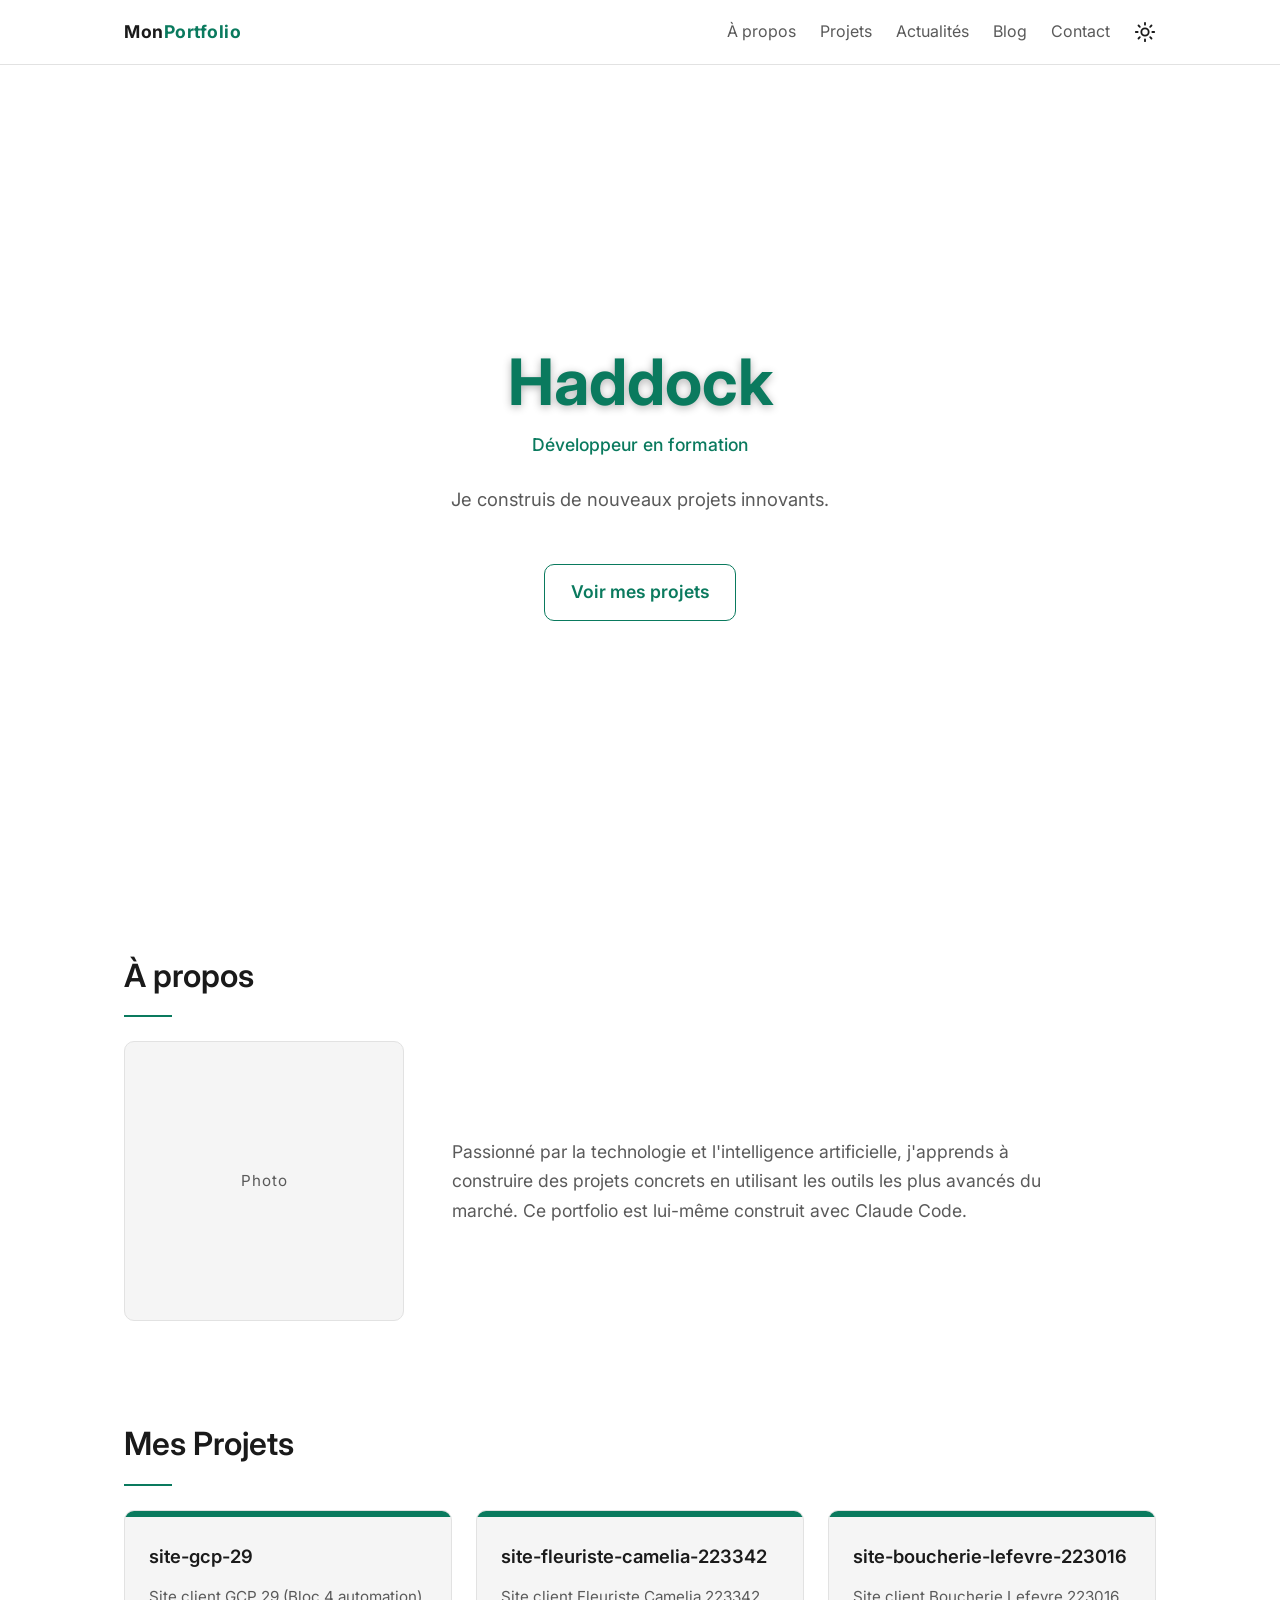
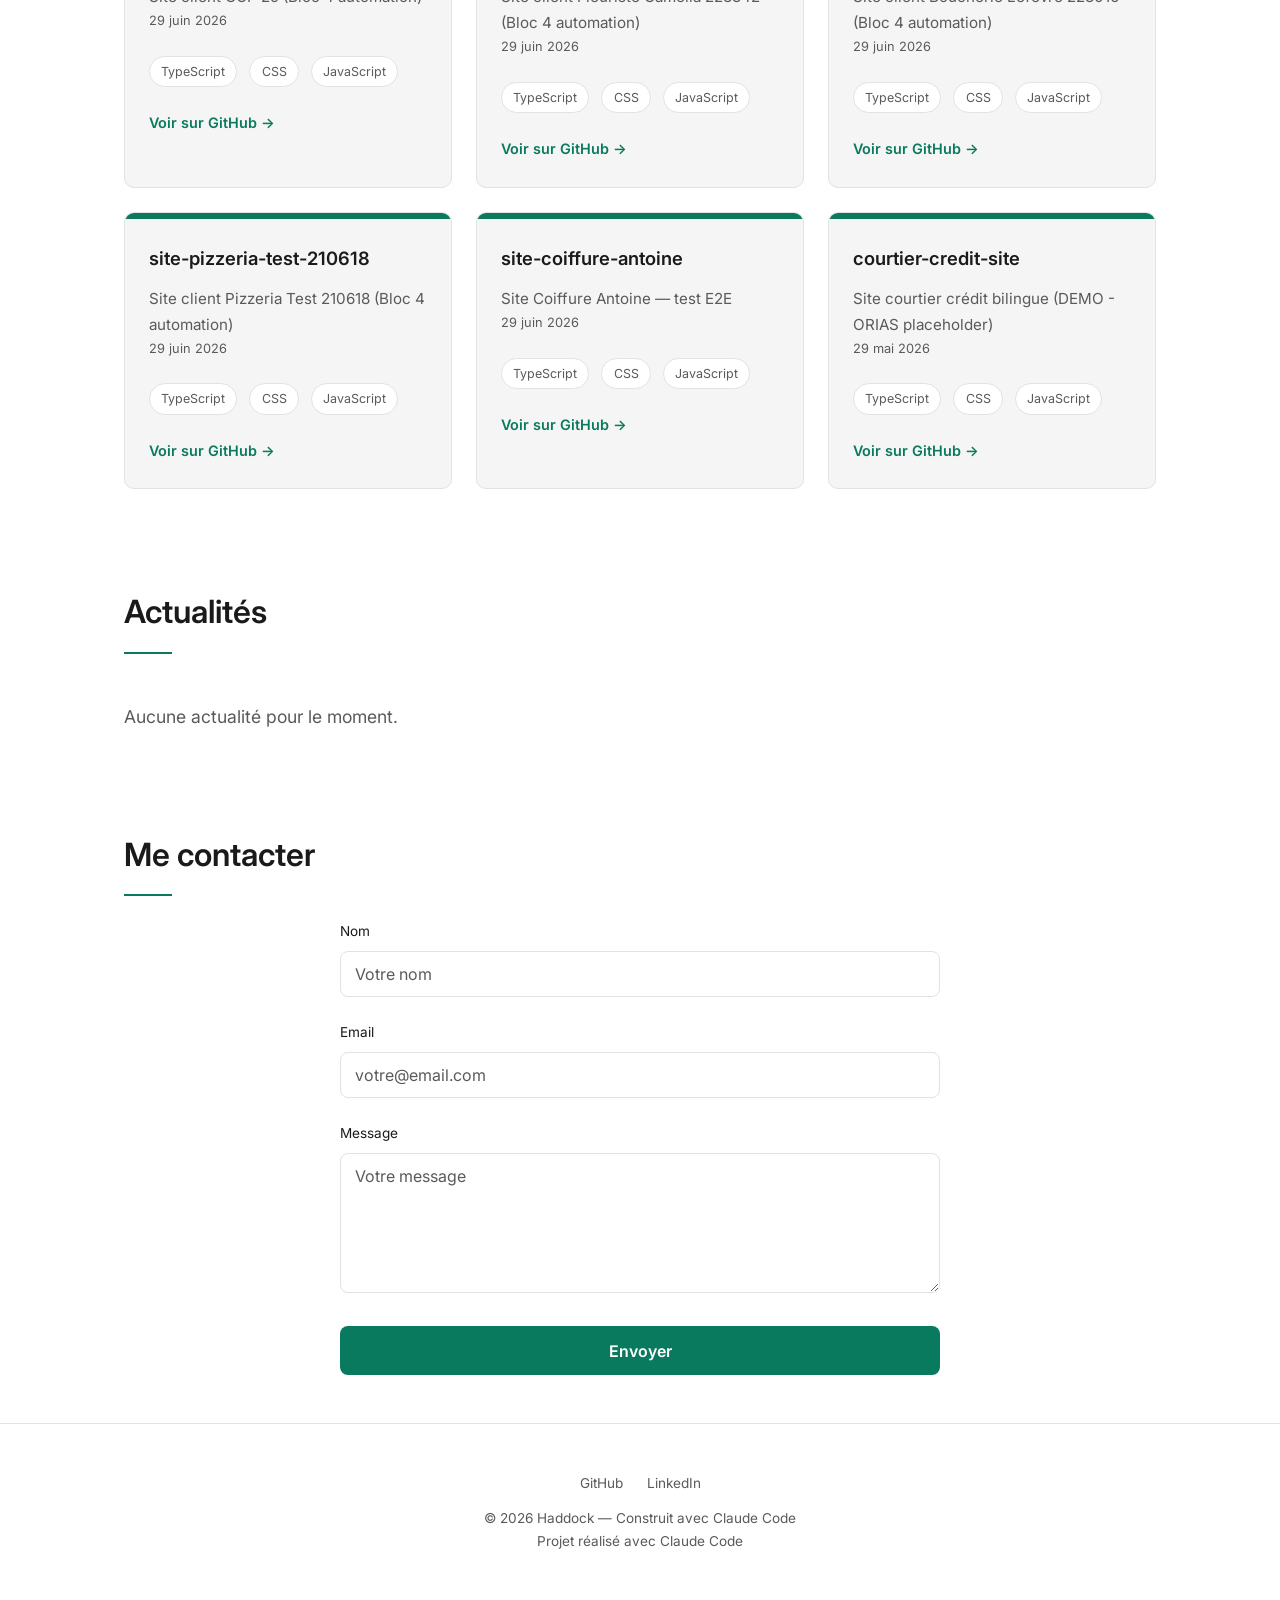
<file: index.html>
<!DOCTYPE html>
<html lang="fr">
<head>
  <meta charset="UTF-8">
  <meta name="viewport" content="width=device-width, initial-scale=1.0">
  <title>MonPortfolio</title>
  <meta name="description" content="Portfolio de Haddock, développeur en formation : découvrez mes projets, mes compétences et mes coordonnées.">
  <meta property="og:title" content="MonPortfolio — Haddock">
  <meta property="og:description" content="Portfolio de Haddock, développeur en formation : découvrez mes projets, mes compétences et mes coordonnées.">
  <meta property="og:image" content="assets/images/og-image.jpg">
  <link rel="icon" type="image/svg+xml" href="assets/images/favicon.svg">
  <link rel="preconnect" href="https://fonts.googleapis.com">
  <link rel="preconnect" href="https://fonts.gstatic.com" crossorigin>
  <link href="https://fonts.googleapis.com/css2?family=Inter:wght@400;500;600;700&display=swap" rel="stylesheet">
  <!-- CSS critique (above-the-fold) en inline : le header s'affiche sans attendre css/style.css.
       Copie exacte d'un sous-ensemble de css/style.css (liste précise des règles : voir le
       commentaire en tête de ce fichier). Toute modification doit être répercutée ICI et dans
       les 3 autres copies : blog.html, blog/construire-portfolio-avec-claude-code.html,
       paiement.html. -->
  <style>
    :root {
      --color-bg: #0a0a0a;
      --color-surface: #141414;
      --color-border: #262626;
      --color-text: #e0e0e0;
      --color-muted: #8a8a8a;
      --color-accent: #64ffda;
      --color-header-bg: rgba(10, 10, 10, 0.85);
      --font-base: "Inter", -apple-system, BlinkMacSystemFont, "Segoe UI", Roboto, Helvetica, Arial, sans-serif;
      --space-md: 1.5rem;
      --header-height: 64px;
      --max-width: 1080px;
    }
    :root[data-theme="light"] {
      --color-bg: #ffffff;
      --color-surface: #f5f5f5;
      --color-border: #e2e2e2;
      --color-text: #1a1a1a;
      --color-muted: #5a5a5a;
      --color-accent: #0a7a5e;
      --color-header-bg: rgba(255, 255, 255, 0.8);
    }
    *, *::before, *::after { margin: 0; padding: 0; box-sizing: border-box; }
    body { background-color: var(--color-bg); color: var(--color-text); font-family: var(--font-base); font-size: 1.1rem; line-height: 1.7; }
    .container { width: 100%; max-width: var(--max-width); margin: 0 auto; padding-inline: var(--space-md); }
    .header { position: sticky; top: 0; z-index: 100; background-color: var(--color-header-bg); backdrop-filter: blur(8px); border-bottom: 1px solid var(--color-border); }
    .header__inner { display: flex; align-items: center; gap: var(--space-md); height: var(--header-height); }
    .header__logo { margin-right: auto; font-weight: 700; letter-spacing: 0.5px; }
    .header__logo-accent { color: var(--color-accent); }
  </style>
  <link rel="preload" href="css/style.css" as="style" onload="this.onload=null;this.rel='stylesheet'">
  <noscript><link rel="stylesheet" href="css/style.css"></noscript>
  <script>
    // Applique le thème avant le rendu pour éviter tout flash (FOUC)
    (function () {
      const saved = localStorage.getItem("theme");
      const theme = saved || (window.matchMedia("(prefers-color-scheme: light)").matches ? "light" : "dark");
      document.documentElement.setAttribute("data-theme", theme);
    })();
  </script>
</head>
<body>
  <!-- En-tête / navigation -->
  <header class="header">
    <div class="container header__inner">
      <a href="#accueil" class="header__logo">Mon<span class="header__logo-accent">Portfolio</span></a>
      <nav class="nav" id="site-nav">
        <a href="#apropos" class="nav__link">À propos</a>
        <a href="#projets" class="nav__link">Projets</a>
        <a href="#actualites" class="nav__link">Actualités</a>
        <a href="blog.html" class="nav__link">Blog</a>
        <a href="#contact" class="nav__link">Contact</a>
      </nav>
      <button class="theme-toggle" aria-pressed="false" aria-label="Activer le mode clair">
        <svg class="theme-toggle__icon theme-toggle__icon--sun" viewBox="0 0 24 24" fill="none" stroke="currentColor" stroke-width="2" stroke-linecap="round" stroke-linejoin="round" aria-hidden="true">
          <circle cx="12" cy="12" r="4"></circle>
          <path d="M12 2v2M12 20v2M4.93 4.93l1.41 1.41M17.66 17.66l1.41 1.41M2 12h2M20 12h2M6.34 17.66l-1.41 1.41M19.07 4.93l-1.41 1.41"></path>
        </svg>
        <svg class="theme-toggle__icon theme-toggle__icon--moon" viewBox="0 0 24 24" fill="none" stroke="currentColor" stroke-width="2" stroke-linecap="round" stroke-linejoin="round" aria-hidden="true">
          <path d="M21 12.79A9 9 0 1 1 11.21 3 7 7 0 0 0 21 12.79z"></path>
        </svg>
      </button>
      <button class="header__toggle" aria-label="Ouvrir le menu" aria-expanded="false" aria-controls="site-nav"><span aria-hidden="true">☰</span></button>
    </div>
  </header>

  <main>
    <!-- Section d'accueil -->
    <section id="accueil" class="hero reveal">
      <div class="container">
        <h1 class="hero__title">Haddock</h1>
        <p class="hero__subtitle">Développeur en formation</p>
        <p class="hero__tagline">Je construis de nouveaux projets innovants.</p>
        <a href="#projets" class="btn btn--outline">Voir mes projets</a>
      </div>
    </section>

    <!-- Section À propos -->
    <section id="apropos" class="section reveal">
      <div class="container">
        <h2 class="section__title">À propos</h2>
        <div class="about__grid">
          <div class="about__photo" aria-hidden="true">Photo</div>
          <p class="about__text">
            Passionné par la technologie et l'intelligence artificielle, j'apprends
            à construire des projets concrets en utilisant les outils les plus
            avancés du marché. Ce portfolio est lui-même construit avec Claude Code.
          </p>
        </div>
      </div>
    </section>

    <!-- Section Projets -->
    <section id="projets" class="section reveal">
      <div class="container">
        <h2 class="section__title">Mes Projets</h2>
        <div class="projects__grid" data-projects-grid aria-live="polite"></div>
        <noscript>
          <p class="projects__message">Activez JavaScript pour afficher la liste des projets.</p>
        </noscript>
      </div>
    </section>

    <!-- Section Actualités -->
    <section id="actualites" class="section reveal">
      <div class="container">
        <h2 class="section__title">Actualités</h2>
        <div class="projects__grid" data-news-grid aria-live="polite"></div>
        <noscript>
          <p class="news__message">Activez JavaScript pour afficher les actualités.</p>
        </noscript>
      </div>
    </section>

    <!-- Section Contact -->
    <section id="contact" class="section reveal">
      <div class="container">
        <h2 class="section__title">Me contacter</h2>
        <form class="contact__form">
          <div class="field">
            <label class="field__label" for="contact-name">Nom</label>
            <input class="field__input" type="text" id="contact-name" name="name" placeholder="Votre nom" required>
          </div>
          <div class="field">
            <label class="field__label" for="contact-email">Email</label>
            <input class="field__input" type="email" id="contact-email" name="email" placeholder="votre@email.com" required>
          </div>
          <div class="field">
            <label class="field__label" for="contact-message">Message</label>
            <textarea class="field__input contact__textarea" id="contact-message" name="message" rows="5" placeholder="Votre message" required></textarea>
          </div>
          <button class="contact__submit" type="submit">Envoyer</button>
        </form>
      </div>
    </section>
  </main>

  <!-- Pied de page -->
  <footer class="footer">
    <div class="container">
      <nav class="footer__links">
        <a href="#" class="footer__link" target="_blank" rel="noopener" aria-label="GitHub (ouvre un nouvel onglet)">GitHub</a>
        <a href="#" class="footer__link" target="_blank" rel="noopener" aria-label="LinkedIn (ouvre un nouvel onglet)">LinkedIn</a>
      </nav>
      <p>&copy; <span data-current-year>2026</span> Haddock — Construit avec Claude Code</p>
      <p>Projet réalisé avec Claude Code</p>
    </div>
  </footer>

  <script src="js/utils.js"></script>
  <script src="js/main.js"></script>
</body>
</html>
</file>
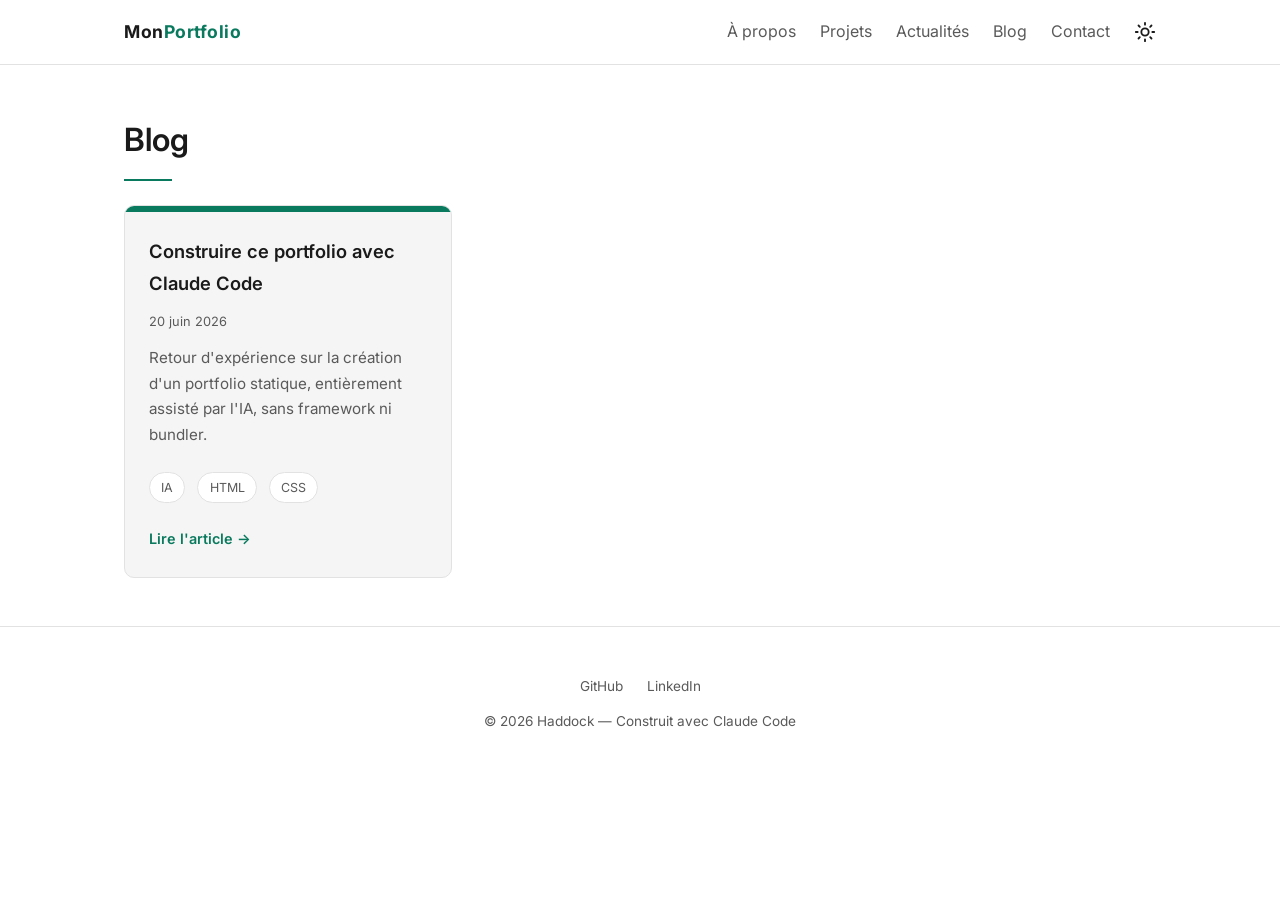
<file: blog.html>
<!DOCTYPE html>
<html lang="fr">
<head>
  <meta charset="UTF-8">
  <meta name="viewport" content="width=device-width, initial-scale=1.0">
  <title>Blog — MonPortfolio</title>
  <meta name="description" content="Articles et retours d'expérience de Haddock sur le développement web.">
  <meta property="og:title" content="Blog — MonPortfolio">
  <meta property="og:description" content="Articles et retours d'expérience de Haddock sur le développement web.">
  <meta property="og:image" content="assets/images/og-image.jpg">
  <link rel="icon" type="image/svg+xml" href="assets/images/favicon.svg">
  <link rel="preconnect" href="https://fonts.googleapis.com">
  <link rel="preconnect" href="https://fonts.gstatic.com" crossorigin>
  <link href="https://fonts.googleapis.com/css2?family=Inter:wght@400;500;600;700&display=swap" rel="stylesheet">
  <!-- CSS critique (above-the-fold) en inline : le header s'affiche sans attendre css/style.css.
       Copie exacte d'un sous-ensemble de css/style.css (liste précise des règles : voir le
       commentaire en tête de ce fichier). Toute modification doit être répercutée ICI et dans
       les 3 autres copies : index.html, blog/construire-portfolio-avec-claude-code.html,
       paiement.html. -->
  <style>
    :root {
      --color-bg: #0a0a0a;
      --color-surface: #141414;
      --color-border: #262626;
      --color-text: #e0e0e0;
      --color-muted: #8a8a8a;
      --color-accent: #64ffda;
      --color-header-bg: rgba(10, 10, 10, 0.85);
      --font-base: "Inter", -apple-system, BlinkMacSystemFont, "Segoe UI", Roboto, Helvetica, Arial, sans-serif;
      --space-md: 1.5rem;
      --header-height: 64px;
      --max-width: 1080px;
    }
    :root[data-theme="light"] {
      --color-bg: #ffffff;
      --color-surface: #f5f5f5;
      --color-border: #e2e2e2;
      --color-text: #1a1a1a;
      --color-muted: #5a5a5a;
      --color-accent: #0a7a5e;
      --color-header-bg: rgba(255, 255, 255, 0.8);
    }
    *, *::before, *::after { margin: 0; padding: 0; box-sizing: border-box; }
    body { background-color: var(--color-bg); color: var(--color-text); font-family: var(--font-base); font-size: 1.1rem; line-height: 1.7; }
    .container { width: 100%; max-width: var(--max-width); margin: 0 auto; padding-inline: var(--space-md); }
    .header { position: sticky; top: 0; z-index: 100; background-color: var(--color-header-bg); backdrop-filter: blur(8px); border-bottom: 1px solid var(--color-border); }
    .header__inner { display: flex; align-items: center; gap: var(--space-md); height: var(--header-height); }
    .header__logo { margin-right: auto; font-weight: 700; letter-spacing: 0.5px; }
    .header__logo-accent { color: var(--color-accent); }
  </style>
  <link rel="preload" href="css/style.css" as="style" onload="this.onload=null;this.rel='stylesheet'">
  <noscript><link rel="stylesheet" href="css/style.css"></noscript>
  <script>
    // Applique le thème avant le rendu pour éviter tout flash (FOUC)
    (function () {
      const saved = localStorage.getItem("theme");
      const theme = saved || (window.matchMedia("(prefers-color-scheme: light)").matches ? "light" : "dark");
      document.documentElement.setAttribute("data-theme", theme);
    })();
  </script>
</head>
<body>
  <!-- En-tête / navigation -->
  <header class="header">
    <div class="container header__inner">
      <a href="index.html" class="header__logo">Mon<span class="header__logo-accent">Portfolio</span></a>
      <nav class="nav" id="site-nav">
        <a href="index.html#apropos" class="nav__link">À propos</a>
        <a href="index.html#projets" class="nav__link">Projets</a>
        <a href="index.html#actualites" class="nav__link">Actualités</a>
        <a href="blog.html" class="nav__link" aria-current="page">Blog</a>
        <a href="index.html#contact" class="nav__link">Contact</a>
      </nav>
      <button class="theme-toggle" aria-pressed="false" aria-label="Activer le mode clair">
        <svg class="theme-toggle__icon theme-toggle__icon--sun" viewBox="0 0 24 24" fill="none" stroke="currentColor" stroke-width="2" stroke-linecap="round" stroke-linejoin="round" aria-hidden="true">
          <circle cx="12" cy="12" r="4"></circle>
          <path d="M12 2v2M12 20v2M4.93 4.93l1.41 1.41M17.66 17.66l1.41 1.41M2 12h2M20 12h2M6.34 17.66l-1.41 1.41M19.07 4.93l-1.41 1.41"></path>
        </svg>
        <svg class="theme-toggle__icon theme-toggle__icon--moon" viewBox="0 0 24 24" fill="none" stroke="currentColor" stroke-width="2" stroke-linecap="round" stroke-linejoin="round" aria-hidden="true">
          <path d="M21 12.79A9 9 0 1 1 11.21 3 7 7 0 0 0 21 12.79z"></path>
        </svg>
      </button>
      <button class="header__toggle" aria-label="Ouvrir le menu" aria-expanded="false" aria-controls="site-nav"><span aria-hidden="true">☰</span></button>
    </div>
  </header>

  <main>
    <!-- Section Blog : la liste est injectée par js/blog.js depuis blog/posts.json -->
    <section class="section reveal">
      <div class="container">
        <h1 class="section__title">Blog</h1>
        <div class="projects__grid" data-blog-grid aria-live="polite"></div>
        <noscript>
          <p class="blog__message">Activez JavaScript pour afficher la liste des articles. Les articles restent accessibles individuellement.</p>
        </noscript>
      </div>
    </section>
  </main>

  <!-- Pied de page -->
  <footer class="footer">
    <div class="container">
      <nav class="footer__links">
        <a href="#" class="footer__link" target="_blank" rel="noopener" aria-label="GitHub (ouvre un nouvel onglet)">GitHub</a>
        <a href="#" class="footer__link" target="_blank" rel="noopener" aria-label="LinkedIn (ouvre un nouvel onglet)">LinkedIn</a>
      </nav>
      <p>&copy; <span data-current-year>2026</span> Haddock — Construit avec Claude Code</p>
    </div>
  </footer>

  <script src="js/utils.js"></script>
  <script src="js/main.js"></script>
  <script src="js/blog.js"></script>
</body>
</html>
</file>
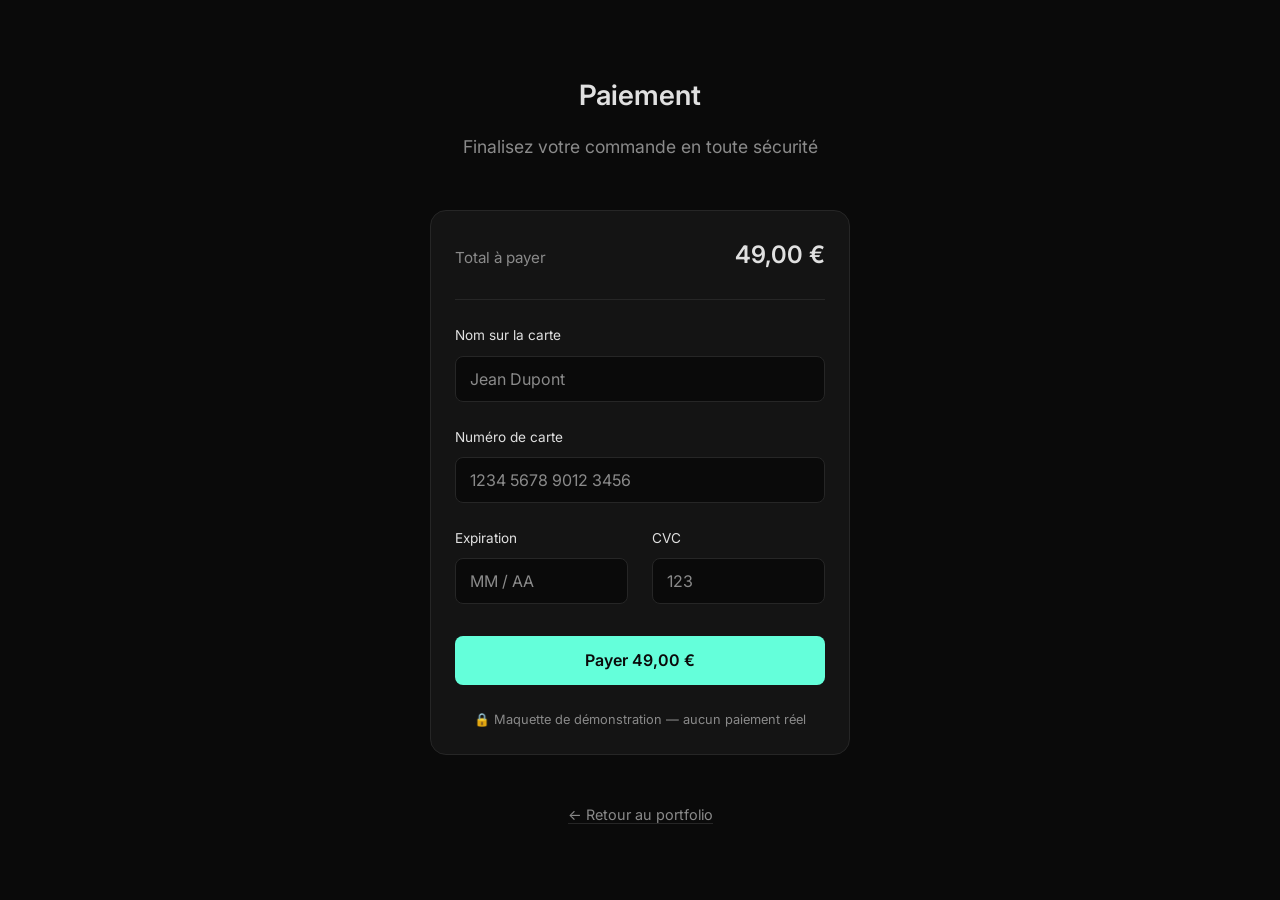
<file: paiement.html>
<!DOCTYPE html>
<html lang="fr">
<head>
  <meta charset="UTF-8">
  <meta name="viewport" content="width=device-width, initial-scale=1.0">
  <title>Paiement — MonPortfolio</title>
  <meta name="description" content="Maquette de page de paiement — démonstration uniquement, aucun paiement réel n'est traité.">
  <meta property="og:title" content="Paiement — MonPortfolio">
  <meta property="og:description" content="Maquette de page de paiement — démonstration uniquement, aucun paiement réel n'est traité.">
  <meta property="og:image" content="assets/images/og-image.jpg">
  <link rel="icon" type="image/svg+xml" href="assets/images/favicon.svg">
  <link rel="preconnect" href="https://fonts.googleapis.com">
  <link rel="preconnect" href="https://fonts.gstatic.com" crossorigin>
  <link href="https://fonts.googleapis.com/css2?family=Inter:wght@400;500;600;700&display=swap" rel="stylesheet">
  <!-- CSS critique (above-the-fold) en inline : le header s'affiche sans attendre css/style.css.
       Copie exacte d'un sous-ensemble de css/style.css (liste précise des règles : voir le
       commentaire en tête de ce fichier). Toute modification doit être répercutée ICI et dans
       les 3 autres copies : index.html, blog.html,
       blog/construire-portfolio-avec-claude-code.html. -->
  <style>
    :root {
      --color-bg: #0a0a0a;
      --color-surface: #141414;
      --color-border: #262626;
      --color-text: #e0e0e0;
      --color-muted: #8a8a8a;
      --color-accent: #64ffda;
      --color-header-bg: rgba(10, 10, 10, 0.85);
      --font-base: "Inter", -apple-system, BlinkMacSystemFont, "Segoe UI", Roboto, Helvetica, Arial, sans-serif;
      --space-md: 1.5rem;
      --header-height: 64px;
      --max-width: 1080px;
    }
    :root[data-theme="light"] {
      --color-bg: #ffffff;
      --color-surface: #f5f5f5;
      --color-border: #e2e2e2;
      --color-text: #1a1a1a;
      --color-muted: #5a5a5a;
      --color-accent: #0a7a5e;
      --color-header-bg: rgba(255, 255, 255, 0.8);
    }
    *, *::before, *::after { margin: 0; padding: 0; box-sizing: border-box; }
    body { background-color: var(--color-bg); color: var(--color-text); font-family: var(--font-base); font-size: 1.1rem; line-height: 1.7; }
    .container { width: 100%; max-width: var(--max-width); margin: 0 auto; padding-inline: var(--space-md); }
    .header { position: sticky; top: 0; z-index: 100; background-color: var(--color-header-bg); backdrop-filter: blur(8px); border-bottom: 1px solid var(--color-border); }
    .header__inner { display: flex; align-items: center; gap: var(--space-md); height: var(--header-height); }
    .header__logo { margin-right: auto; font-weight: 700; letter-spacing: 0.5px; }
    .header__logo-accent { color: var(--color-accent); }
  </style>
  <link rel="preload" href="css/style.css" as="style" onload="this.onload=null;this.rel='stylesheet'">
  <noscript><link rel="stylesheet" href="css/style.css"></noscript>
</head>
<body>
  <main class="payment">
    <h1 class="payment__title">Paiement</h1>
    <p class="payment__subtitle">Finalisez votre commande en toute sécurité</p>

    <section class="card">
      <!-- Vue formulaire -->
      <div id="form-view">
        <div class="card__summary">
          <span class="card__summary-label">Total à payer</span>
          <strong class="card__total">49,00 €</strong>
        </div>

        <!-- Maquette uniquement : ce formulaire ne traite aucun paiement réel -->
        <form id="payment-form" novalidate>
          <div class="field">
            <label class="field__label" for="name">Nom sur la carte</label>
            <input class="field__input" type="text" id="name" placeholder="Jean Dupont" autocomplete="cc-name" aria-describedby="name-error">
            <span class="field__error" data-for="name" id="name-error" role="alert">Veuillez saisir le nom figurant sur la carte.</span>
          </div>

          <div class="field">
            <label class="field__label" for="card">Numéro de carte</label>
            <input class="field__input" type="text" id="card" placeholder="1234 5678 9012 3456" inputmode="numeric" autocomplete="cc-number" maxlength="19" aria-describedby="card-error">
            <span class="field__error" data-for="card" id="card-error" role="alert">Numéro de carte invalide (16 chiffres attendus).</span>
          </div>

          <div class="form-row">
            <div class="field">
              <label class="field__label" for="expiry">Expiration</label>
              <input class="field__input" type="text" id="expiry" placeholder="MM / AA" autocomplete="cc-exp" maxlength="7" aria-describedby="expiry-error">
              <span class="field__error" data-for="expiry" id="expiry-error" role="alert">Date invalide ou expirée.</span>
            </div>
            <div class="field">
              <label class="field__label" for="cvc">CVC</label>
              <input class="field__input" type="text" id="cvc" placeholder="123" inputmode="numeric" autocomplete="cc-csc" maxlength="4" aria-describedby="cvc-error">
              <span class="field__error" data-for="cvc" id="cvc-error" role="alert">CVC invalide (3 ou 4 chiffres).</span>
            </div>
          </div>

          <button type="submit" class="pay-button">Payer 49,00 €</button>
          <p class="payment__note"><span aria-hidden="true">🔒</span> Maquette de démonstration — aucun paiement réel</p>
        </form>
      </div>

      <!-- Vue confirmation (cachée au départ) -->
      <div id="confirmation-view" class="confirmation is-hidden" role="status">
        <div class="confirmation__check" aria-hidden="true">✓</div>
        <h2 class="confirmation__title">Paiement confirmé</h2>
        <p class="confirmation__text">Merci ! Votre paiement de <strong>49,00 €</strong> a bien été enregistré.<br>Un reçu a été envoyé par e-mail.</p>
        <p class="payment__note">(Simulation — aucun débit réel n'a eu lieu)</p>
      </div>
    </section>

    <p class="payment__back"><a class="payment__back-link" href="index.html">&larr; Retour au portfolio</a></p>
  </main>

  <script src="js/paiement.js"></script>
</body>
</html>
</file>
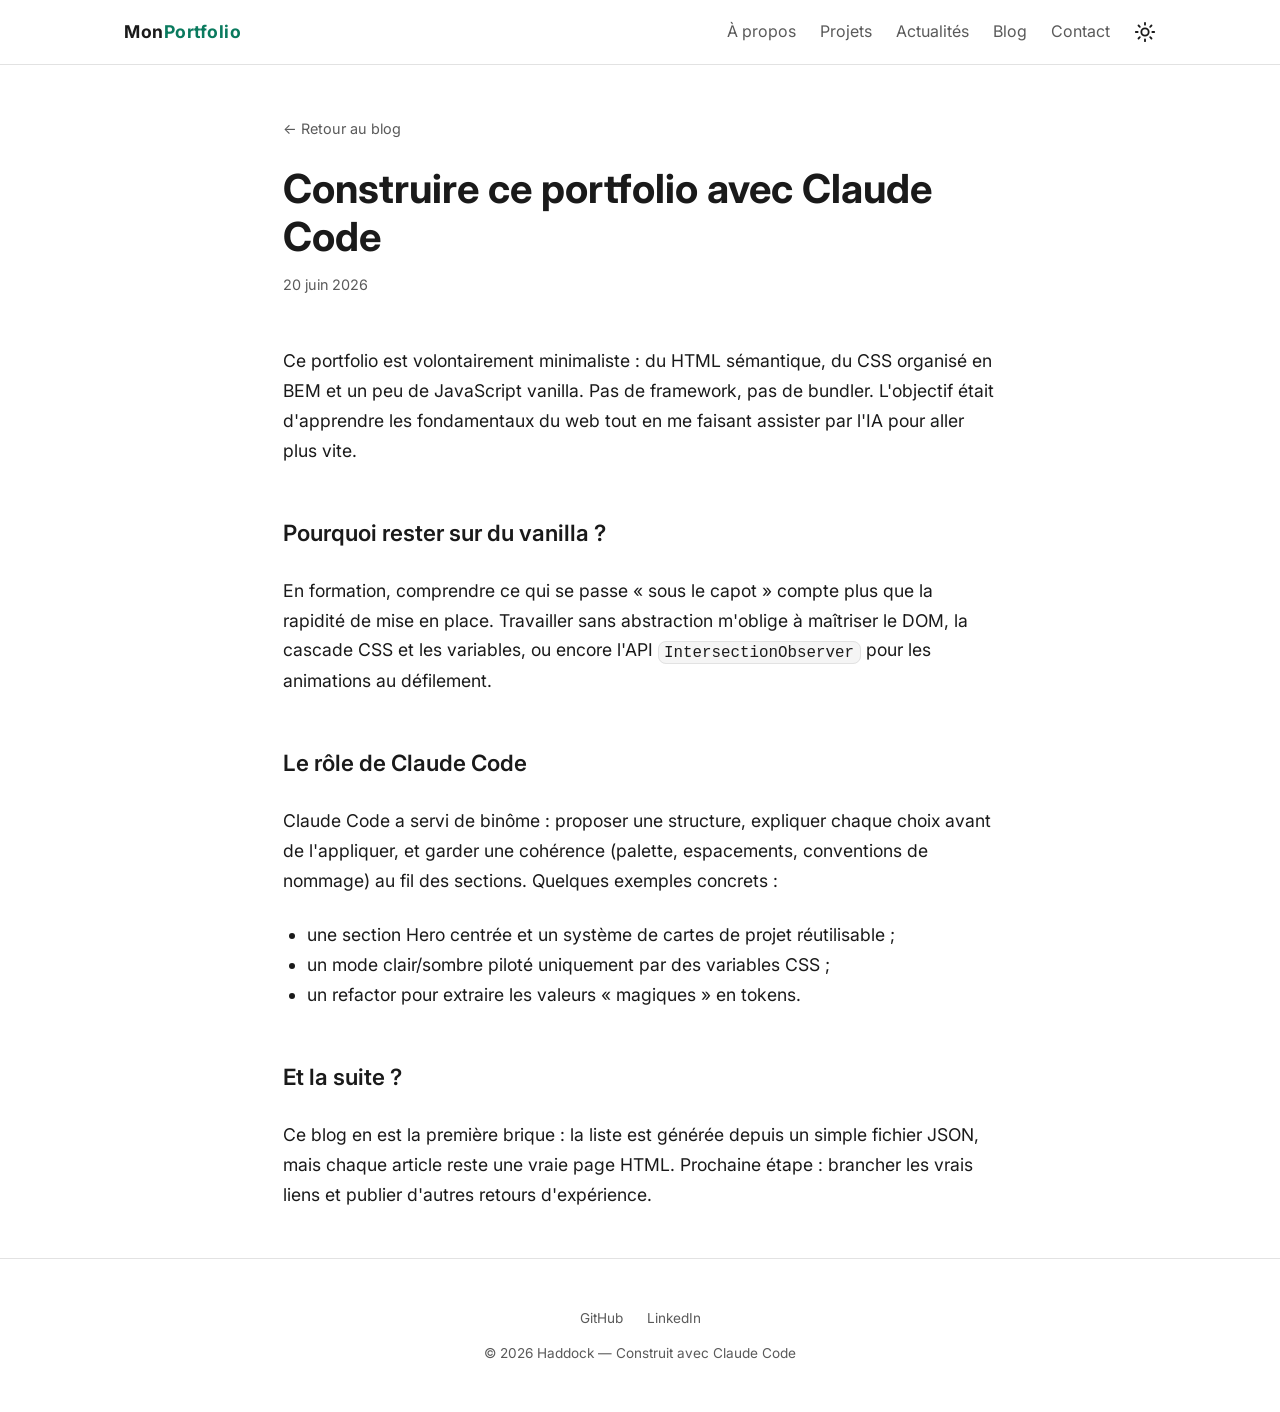
<file: blog/construire-portfolio-avec-claude-code.html>
<!DOCTYPE html>
<html lang="fr">
<head>
  <meta charset="UTF-8">
  <meta name="viewport" content="width=device-width, initial-scale=1.0">
  <title>Construire ce portfolio avec Claude Code — MonPortfolio</title>
  <meta name="description" content="Retour d'expérience sur la création d'un portfolio statique entièrement assisté par l'IA, sans framework ni bundler.">
  <meta property="og:title" content="Construire ce portfolio avec Claude Code — MonPortfolio">
  <meta property="og:description" content="Retour d'expérience sur la création d'un portfolio statique entièrement assisté par l'IA, sans framework ni bundler.">
  <meta property="og:image" content="../assets/images/og-image.jpg">
  <link rel="icon" type="image/svg+xml" href="../assets/images/favicon.svg">
  <link rel="preconnect" href="https://fonts.googleapis.com">
  <link rel="preconnect" href="https://fonts.gstatic.com" crossorigin>
  <link href="https://fonts.googleapis.com/css2?family=Inter:wght@400;500;600;700&display=swap" rel="stylesheet">
  <!-- CSS critique (above-the-fold) en inline : le header s'affiche sans attendre css/style.css.
       Copie exacte d'un sous-ensemble de css/style.css (liste précise des règles : voir le
       commentaire en tête de ce fichier). Toute modification doit être répercutée ICI et dans
       les 3 autres copies : index.html, blog.html, paiement.html. -->
  <style>
    :root {
      --color-bg: #0a0a0a;
      --color-surface: #141414;
      --color-border: #262626;
      --color-text: #e0e0e0;
      --color-muted: #8a8a8a;
      --color-accent: #64ffda;
      --color-header-bg: rgba(10, 10, 10, 0.85);
      --font-base: "Inter", -apple-system, BlinkMacSystemFont, "Segoe UI", Roboto, Helvetica, Arial, sans-serif;
      --space-md: 1.5rem;
      --header-height: 64px;
      --max-width: 1080px;
    }
    :root[data-theme="light"] {
      --color-bg: #ffffff;
      --color-surface: #f5f5f5;
      --color-border: #e2e2e2;
      --color-text: #1a1a1a;
      --color-muted: #5a5a5a;
      --color-accent: #0a7a5e;
      --color-header-bg: rgba(255, 255, 255, 0.8);
    }
    *, *::before, *::after { margin: 0; padding: 0; box-sizing: border-box; }
    body { background-color: var(--color-bg); color: var(--color-text); font-family: var(--font-base); font-size: 1.1rem; line-height: 1.7; }
    .container { width: 100%; max-width: var(--max-width); margin: 0 auto; padding-inline: var(--space-md); }
    .header { position: sticky; top: 0; z-index: 100; background-color: var(--color-header-bg); backdrop-filter: blur(8px); border-bottom: 1px solid var(--color-border); }
    .header__inner { display: flex; align-items: center; gap: var(--space-md); height: var(--header-height); }
    .header__logo { margin-right: auto; font-weight: 700; letter-spacing: 0.5px; }
    .header__logo-accent { color: var(--color-accent); }
  </style>
  <link rel="preload" href="../css/style.css" as="style" onload="this.onload=null;this.rel='stylesheet'">
  <noscript><link rel="stylesheet" href="../css/style.css"></noscript>
  <script>
    // Applique le thème avant le rendu pour éviter tout flash (FOUC)
    (function () {
      const saved = localStorage.getItem("theme");
      const theme = saved || (window.matchMedia("(prefers-color-scheme: light)").matches ? "light" : "dark");
      document.documentElement.setAttribute("data-theme", theme);
    })();
  </script>
</head>
<body>
  <!-- En-tête / navigation -->
  <header class="header">
    <div class="container header__inner">
      <a href="../index.html" class="header__logo">Mon<span class="header__logo-accent">Portfolio</span></a>
      <nav class="nav" id="site-nav">
        <a href="../index.html#apropos" class="nav__link">À propos</a>
        <a href="../index.html#projets" class="nav__link">Projets</a>
        <a href="../index.html#actualites" class="nav__link">Actualités</a>
        <a href="../blog.html" class="nav__link">Blog</a>
        <a href="../index.html#contact" class="nav__link">Contact</a>
      </nav>
      <button class="theme-toggle" aria-pressed="false" aria-label="Activer le mode clair">
        <svg class="theme-toggle__icon theme-toggle__icon--sun" viewBox="0 0 24 24" fill="none" stroke="currentColor" stroke-width="2" stroke-linecap="round" stroke-linejoin="round" aria-hidden="true">
          <circle cx="12" cy="12" r="4"></circle>
          <path d="M12 2v2M12 20v2M4.93 4.93l1.41 1.41M17.66 17.66l1.41 1.41M2 12h2M20 12h2M6.34 17.66l-1.41 1.41M19.07 4.93l-1.41 1.41"></path>
        </svg>
        <svg class="theme-toggle__icon theme-toggle__icon--moon" viewBox="0 0 24 24" fill="none" stroke="currentColor" stroke-width="2" stroke-linecap="round" stroke-linejoin="round" aria-hidden="true">
          <path d="M21 12.79A9 9 0 1 1 11.21 3 7 7 0 0 0 21 12.79z"></path>
        </svg>
      </button>
      <button class="header__toggle" aria-label="Ouvrir le menu" aria-expanded="false" aria-controls="site-nav"><span aria-hidden="true">☰</span></button>
    </div>
  </header>

  <main class="container">
    <article class="post">
      <a href="../blog.html" class="post__back">← Retour au blog</a>
      <h1 class="post__title">Construire ce portfolio avec Claude Code</h1>
      <p class="post__date">20 juin 2026</p>

      <div class="post__content">
        <p>
          Ce portfolio est volontairement minimaliste : du HTML sémantique, du CSS
          organisé en BEM et un peu de JavaScript vanilla. Pas de framework, pas de
          bundler. L'objectif était d'apprendre les fondamentaux du web tout en me
          faisant assister par l'IA pour aller plus vite.
        </p>

        <h2>Pourquoi rester sur du vanilla ?</h2>
        <p>
          En formation, comprendre ce qui se passe « sous le capot » compte plus que
          la rapidité de mise en place. Travailler sans abstraction m'oblige à
          maîtriser le DOM, la cascade CSS et les variables, ou encore l'API
          <code>IntersectionObserver</code> pour les animations au défilement.
        </p>

        <h2>Le rôle de Claude Code</h2>
        <p>
          Claude Code a servi de binôme : proposer une structure, expliquer chaque
          choix avant de l'appliquer, et garder une cohérence (palette, espacements,
          conventions de nommage) au fil des sections. Quelques exemples concrets :
        </p>
        <ul>
          <li>une section Hero centrée et un système de cartes de projet réutilisable ;</li>
          <li>un mode clair/sombre piloté uniquement par des variables CSS ;</li>
          <li>un refactor pour extraire les valeurs « magiques » en tokens.</li>
        </ul>

        <h2>Et la suite ?</h2>
        <p>
          Ce blog en est la première brique : la liste est générée depuis un simple
          fichier JSON, mais chaque article reste une vraie page HTML. Prochaine
          étape : brancher les vrais liens et publier d'autres retours d'expérience.
        </p>
      </div>
    </article>
  </main>

  <!-- Pied de page -->
  <footer class="footer">
    <div class="container">
      <nav class="footer__links">
        <a href="#" class="footer__link" target="_blank" rel="noopener" aria-label="GitHub (ouvre un nouvel onglet)">GitHub</a>
        <a href="#" class="footer__link" target="_blank" rel="noopener" aria-label="LinkedIn (ouvre un nouvel onglet)">LinkedIn</a>
      </nav>
      <p>&copy; <span data-current-year>2026</span> Haddock — Construit avec Claude Code</p>
    </div>
  </footer>

  <script src="../js/utils.js"></script>
  <script src="../js/main.js"></script>
</body>
</html>
</file>
<file: css/style.css>
/* ==========================================================================
   MonPortfolio — Styles globaux
   Méthodologie BEM. Mobile-first : les styles de base ciblent le mobile,
   les media queries (min-width) adaptent ensuite au desktop.

   ATTENTION — CSS critique dupliqué (pas de bundler pour le partager
   automatiquement) : les règles suivantes sont recopiées à l'identique
   dans un <style> inline, dans le <head> de CHACUNE des 4 pages HTML :
     - index.html
     - blog.html
     - blog/construire-portfolio-avec-claude-code.html
     - paiement.html
   Règles concernées : :root, :root[data-theme="light"], le reset
   (*, *::before, *::after), body, .container, .header, .header__inner,
   .header__logo, .header__logo-accent.
   Toute modification de l'une de ces règles ICI doit être répercutée
   manuellement dans les 4 <style> inline correspondants — sinon le
   rendu initial (avant chargement de ce fichier) affichera l'ancienne
   valeur le temps que ce fichier se charge.
   ========================================================================== */

/* Variables de design (palette, typographie, espacement) */
:root {
  --color-bg: #0a0a0a;
  --color-surface: #141414;
  --color-border: #262626;
  --color-text: #e0e0e0;
  --color-muted: #8a8a8a;
  --color-accent: #64ffda;
  --color-header-bg: rgba(10, 10, 10, 0.85);
  --color-danger: #e05260;

  --font-base: "Inter", -apple-system, BlinkMacSystemFont, "Segoe UI", Roboto, Helvetica, Arial, sans-serif;

  --space-sm: 0.75rem;
  --space-md: 1.5rem;
  --space-lg: 3rem;
  --space-xl: 6rem;

  --max-width: 1080px;
  --header-height: 64px;

  --radius: 10px;
  --radius-sm: 8px;
  --radius-lg: 16px;
  --radius-pill: 999px;

  --transition: 0.25s ease;
  --transition-base: 0.3s ease;

  --shadow-card: 0 12px 28px rgba(0, 0, 0, 0.45);
}

/* Mode clair : la bascule ne redéfinit que les variables de couleur sur :root */
:root[data-theme="light"] {
  --color-bg: #ffffff;
  --color-surface: #f5f5f5;
  --color-border: #e2e2e2;
  --color-text: #1a1a1a;
  --color-muted: #5a5a5a;
  /* Plus foncé que #0d9373 (3.9:1, sous le seuil AA) : #0a7a5e atteint ~5.3:1 sur fond clair */
  --color-accent: #0a7a5e;
  --color-header-bg: rgba(255, 255, 255, 0.8);
  /* --color-danger de base (#e05260) tombe à 3.79:1 sur fond clair, sous le seuil AA : #c1293a atteint ~5.76:1 */
  --color-danger: #c1293a;
}

/* Transition douce lors du changement de thème */
body,
.nav,
.about__photo,
.project-card__tag,
.card,
.footer {
  transition: background-color var(--transition-base), color var(--transition-base),
    border-color var(--transition-base);
}

/* Reset léger */
*,
*::before,
*::after {
  margin: 0;
  padding: 0;
  box-sizing: border-box;
}

html {
  scroll-behavior: smooth;
}

body {
  background-color: var(--color-bg);
  color: var(--color-text);
  font-family: var(--font-base);
  font-size: 1.1rem;
  line-height: 1.7;
  -webkit-font-smoothing: antialiased;
}

a {
  color: inherit;
  text-decoration: none;
}

img {
  max-width: 100%;
  display: block;
}

/* Indicateur de focus clavier visible sur tous les éléments interactifs (WCAG 2.4.7) */
a:focus-visible,
button:focus-visible,
input:focus-visible,
textarea:focus-visible {
  outline: 2px solid var(--color-accent);
  outline-offset: 2px;
}

/* Conteneur centré réutilisable */
.container {
  width: 100%;
  max-width: var(--max-width);
  margin: 0 auto;
  padding-inline: var(--space-md);
}

/* Animation d'entrée (déclenchée par main.js via .is-visible) */
.reveal {
  opacity: 0;
  transform: translateY(20px);
  transition: opacity 0.6s ease-out, transform 0.6s ease-out;
}

.reveal.is-visible {
  opacity: 1;
  transform: translateY(0);
}

/* ==========================================================================
   Block: header (barre de navigation)
   ========================================================================== */
.header {
  position: sticky;
  top: 0;
  z-index: 100;
  background-color: var(--color-header-bg);
  backdrop-filter: blur(8px);
  border-bottom: 1px solid var(--color-border);
  transition: background-color var(--transition-base), border-color var(--transition-base);
}

.header__inner {
  display: flex;
  align-items: center;
  gap: var(--space-md);
  height: var(--header-height);
}

.header__logo {
  margin-right: auto;
  font-weight: 700;
  letter-spacing: 0.5px;
}

.header__logo-accent {
  color: var(--color-accent);
}

.header__toggle {
  background: none;
  border: none;
  color: var(--color-text);
  font-size: 1.5rem;
  cursor: pointer;
  line-height: 1;
}

/* Bouton bascule de thème (soleil / lune) */
.theme-toggle {
  display: flex;
  align-items: center;
  justify-content: center;
  background: none;
  border: none;
  padding: 0;
  color: var(--color-text);
  cursor: pointer;
}

.theme-toggle__icon {
  width: 22px;
  height: 22px;
}

/* On montre l'icône du mode courant : lune en sombre, soleil en clair */
.theme-toggle__icon--sun {
  display: none;
}

:root[data-theme="light"] .theme-toggle__icon--moon {
  display: none;
}

:root[data-theme="light"] .theme-toggle__icon--sun {
  display: block;
}

/* Menu : caché par défaut sur mobile, ouvert en plein écran via .nav--open */
.nav {
  position: fixed;
  inset: var(--header-height) 0 0 0;
  background-color: var(--color-bg);
  flex-direction: column;
  align-items: center;
  justify-content: flex-start;
  gap: var(--space-lg);
  padding-top: var(--space-xl);
  font-size: 1.25rem;
  display: none;
}

.nav--open {
  display: flex;
}

.nav__link {
  color: var(--color-muted);
  transition: color var(--transition);
}

.nav__link:hover {
  color: var(--color-accent);
}

/* ==========================================================================
   Block: hero
   ========================================================================== */
.hero {
  /* Plein écran centré verticalement (on retranche la hauteur du header sticky) */
  min-height: calc(100vh - var(--header-height));
  display: flex;
  align-items: center;
  text-align: center;
}

.hero__title {
  font-size: clamp(2.5rem, 7vw, 4rem);
  font-weight: 700;
  line-height: 1.15;
  color: var(--color-accent);
  text-shadow: 0 2px 8px rgba(0, 0, 0, 0.3);
}

.hero__subtitle {
  margin-top: var(--space-sm);
  color: var(--color-accent);
  font-size: 1.1rem;
  font-weight: 500;
}

.hero__tagline {
  margin-top: var(--space-md);
  color: var(--color-muted);
  font-size: 1.15rem;
}

/* ==========================================================================
   Block: btn (bouton réutilisable, indépendant de toute section)
   ========================================================================== */
.btn {
  display: inline-block;
  margin-top: var(--space-lg);
  padding: 0.8rem 1.6rem;
  border-radius: var(--radius);
  font-weight: 600;
  transition: background-color var(--transition), color var(--transition);
}

/* Variante contour : fond transparent qui se remplit au survol */
.btn--outline {
  border: 1px solid var(--color-accent);
  color: var(--color-accent);
}

.btn--outline:hover {
  background-color: var(--color-accent);
  color: var(--color-bg);
}

/* Espace entre deux boutons adjacents */
.btn + .btn {
  margin-left: var(--space-md);
}

/* ==========================================================================
   Block: section (titre de section générique)
   ========================================================================== */
.section {
  padding-block: var(--space-lg);
}

.section__title {
  font-size: clamp(1.6rem, 4vw, 2rem);
  font-weight: 600;
  margin-bottom: var(--space-md);
}

.section__title::after {
  content: "";
  display: block;
  width: 48px;
  height: 2px;
  margin-top: var(--space-sm);
  background-color: var(--color-accent);
}

/* ==========================================================================
   Block: about (section À propos : photo + présentation)
   ========================================================================== */
.about__grid {
  display: grid;
  grid-template-columns: 1fr;
  gap: var(--space-lg);
  margin-top: var(--space-md);
  align-items: center;
}

/* Placeholder carré en attendant une vraie photo */
.about__photo {
  aspect-ratio: 1 / 1;
  display: flex;
  align-items: center;
  justify-content: center;
  background-color: var(--color-surface);
  border: 1px solid var(--color-border);
  border-radius: var(--radius);
  color: var(--color-muted);
  font-size: 0.95rem;
  letter-spacing: 1px;
}

.about__text {
  color: var(--color-muted);
  max-width: 640px;
}

/* ==========================================================================
   Block: projects (grille de cartes)
   ========================================================================== */
.projects__grid {
  display: grid;
  grid-template-columns: 1fr;
  gap: var(--space-md);
  margin-top: var(--space-md);
}

/* Block: project-card */
.project-card {
  background-color: var(--color-surface);
  border: 1px solid var(--color-border);
  border-radius: var(--radius);
  padding: var(--space-md);
  overflow: hidden; /* le bandeau respecte les coins arrondis */
  transition: transform var(--transition-base), border-color var(--transition-base),
    box-shadow var(--transition-base), background-color var(--transition-base);
}

.project-card:hover {
  transform: translateY(-4px);
  border-color: var(--color-accent);
  box-shadow: var(--shadow-card);
}

/* Bandeau de couleur collé au bord haut de la carte */
.project-card__banner {
  height: 6px;
  margin: calc(var(--space-md) * -1) calc(var(--space-md) * -1) var(--space-md);
  background-color: var(--color-accent);
}

.project-card__title {
  font-size: 1.15rem;
  font-weight: 600;
  margin-bottom: var(--space-sm);
}

/* Le titre de carte est aussi un lien (vers le dépôt GitHub) : affordance au survol/focus */
.project-card__title a:hover,
.project-card__title a:focus-visible {
  color: var(--color-accent);
}

/* Date sur une carte (billet de blog via js/blog.js, ou projet via js/main.js) */
.project-card__date {
  margin-bottom: var(--space-sm);
  color: var(--color-muted);
  font-size: 0.8rem;
}

.project-card__desc {
  color: var(--color-muted);
  font-size: 0.95rem;
}

/* Liste de technologies sous forme de pastilles */
.project-card__tags {
  list-style: none;
  display: flex;
  flex-wrap: wrap;
  gap: var(--space-sm);
  margin-top: var(--space-md);
}

.project-card__tag {
  padding: 0.25rem 0.7rem;
  background-color: var(--color-bg);
  border: 1px solid var(--color-border);
  border-radius: var(--radius-pill);
  color: var(--color-muted);
  font-size: 0.78rem;
}

.project-card__link {
  display: inline-block;
  margin-top: var(--space-md);
  color: var(--color-accent);
  font-size: 0.9rem;
  font-weight: 600;
}

/* Message d'état de la grille de projets (vide, erreur de chargement) */
.projects__message {
  margin-top: var(--space-md);
  color: var(--color-muted);
}

/* Message d'état de la grille d'actualités (vide, erreur de chargement) */
.news__message {
  margin-top: var(--space-md);
  color: var(--color-muted);
}

/* ==========================================================================
   Block: blog (liste) + post (lecture d'un article)
   ========================================================================== */
/* Message d'état de la liste (no-JS, vide, erreur de chargement) */
.blog__message {
  margin-top: var(--space-md);
  color: var(--color-muted);
}

.post {
  max-width: 65ch;
  margin-inline: auto;
  padding-block: var(--space-lg);
}

.post__back {
  display: inline-block;
  margin-bottom: var(--space-md);
  color: var(--color-muted);
  font-size: 0.9rem;
  transition: color var(--transition);
}

.post__back:hover {
  color: var(--color-accent);
}

.post__title {
  font-size: clamp(1.8rem, 5vw, 2.5rem);
  font-weight: 700;
  line-height: 1.2;
}

.post__date {
  margin-top: var(--space-sm);
  color: var(--color-muted);
  font-size: 0.9rem;
}

.post__content {
  margin-top: var(--space-lg);
}

/* Espacement vertical régulier entre les éléments de l'article */
.post__content > * + * {
  margin-top: var(--space-md);
}

.post__content h2 {
  margin-top: var(--space-lg);
  font-size: 1.4rem;
  font-weight: 600;
}

.post__content h3 {
  font-size: 1.15rem;
  font-weight: 600;
}

.post__content ul {
  padding-left: var(--space-md);
  list-style: disc;
}

.post__content a {
  color: var(--color-accent);
  border-bottom: 1px solid currentColor;
}

.post__content code {
  padding: 0.1rem 0.35rem;
  background-color: var(--color-surface);
  border: 1px solid var(--color-border);
  border-radius: var(--radius-sm);
  font-size: 0.9em;
}

/* ==========================================================================
   Block: contact (formulaire de la section Contact)
   ========================================================================== */
.contact__form {
  max-width: 600px;
  margin-top: var(--space-md);
  margin-inline: auto;
}

.contact__textarea {
  min-height: 140px;
  resize: vertical;
}

/* Boutons pleins en couleur accent (envoi du contact + paiement) */
.contact__submit,
.pay-button {
  width: 100%;
  background-color: var(--color-accent);
  color: var(--color-bg);
  border: none;
  border-radius: var(--radius-sm);
  padding: 0.9rem;
  font-family: inherit;
  font-size: 1rem;
  font-weight: 600;
  cursor: pointer;
  transition: filter var(--transition), transform 0.1s ease;
}

.contact__submit:hover,
.pay-button:hover {
  filter: brightness(1.1);
}

.contact__submit:active,
.pay-button:active {
  transform: scale(0.99);
}

/* ==========================================================================
   Block: footer
   ========================================================================== */
.footer {
  border-top: 1px solid var(--color-border);
  padding-block: var(--space-lg);
  text-align: center;
  color: var(--color-muted);
  font-size: 0.85rem;
}

/* Rangée de liens centrée au-dessus de la mention */
.footer__links {
  display: flex;
  justify-content: center;
  gap: var(--space-md);
  margin-bottom: var(--space-sm);
}

.footer__link {
  color: var(--color-muted);
  transition: color var(--transition);
}

.footer__link:hover {
  color: var(--color-accent);
}

/* ==========================================================================
   Block: payment (page paiement.html)
   ========================================================================== */
.payment {
  min-height: 100vh;
  display: flex;
  flex-direction: column;
  align-items: center;
  justify-content: center;
  padding: var(--space-lg) var(--space-md);
}

.payment__title {
  font-size: 1.75rem;
  font-weight: 600;
  text-align: center;
}

.payment__subtitle {
  margin-top: var(--space-sm);
  color: var(--color-muted);
  text-align: center;
}

/* Block: card (carte contenant le formulaire) */
.card {
  width: 100%;
  max-width: 420px;
  margin-top: var(--space-lg);
  background-color: var(--color-surface);
  border: 1px solid var(--color-border);
  border-radius: var(--radius-lg);
  padding: var(--space-md);
}

.card__summary {
  display: flex;
  justify-content: space-between;
  align-items: baseline;
  padding-bottom: var(--space-md);
  margin-bottom: var(--space-md);
  border-bottom: 1px solid var(--color-border);
}

.card__summary-label {
  color: var(--color-muted);
  font-size: 0.95rem;
}

.card__total {
  font-size: 1.5rem;
  font-weight: 600;
}

/* Block: field (champ de formulaire) */
.field {
  margin-bottom: var(--space-md);
}

.field__label {
  display: block;
  font-size: 0.85rem;
  color: var(--color-text);
  margin-bottom: 0.5rem;
}

.field__input {
  width: 100%;
  background-color: var(--color-bg);
  border: 1px solid var(--color-border);
  border-radius: var(--radius-sm);
  padding: 0.75rem 0.9rem;
  color: var(--color-text);
  font-family: inherit;
  font-size: 1rem;
  transition: border-color var(--transition-base), background-color var(--transition-base),
    color var(--transition-base);
}

.field__input::placeholder {
  color: var(--color-muted);
}

.field__input:focus-visible {
  border-color: var(--color-accent);
}

.field__input--invalid {
  border-color: var(--color-danger);
}

.field__error {
  display: none;
  margin-top: 0.4rem;
  font-size: 0.78rem;
  color: var(--color-danger);
}

.field__error--visible {
  display: block;
}

/* Block: form-row (regroupe deux champs côte à côte) */
.form-row {
  display: flex;
  gap: var(--space-md);
}

.form-row .field {
  flex: 1;
}

/* Block: pay-button (style commun défini avec .contact__submit ; ici sa marge propre) */
.pay-button {
  margin-top: 0.5rem;
}

.payment__note {
  margin-top: var(--space-md);
  font-size: 0.8rem;
  color: var(--color-muted);
  text-align: center;
}

.payment__back {
  margin-top: var(--space-lg);
  font-size: 0.9rem;
}

.payment__back-link {
  color: var(--color-muted);
  border-bottom: 1px solid var(--color-border);
  transition: color var(--transition), border-color var(--transition);
}

.payment__back-link:hover {
  color: var(--color-accent);
  border-color: var(--color-accent);
}

/* Block: confirmation (écran de succès) */
.confirmation {
  text-align: center;
}

.confirmation__check {
  width: 64px;
  height: 64px;
  margin: 0 auto var(--space-md);
  border-radius: 50%;
  background-color: rgba(100, 255, 218, 0.12);
  color: var(--color-accent);
  font-size: 2rem;
  display: flex;
  align-items: center;
  justify-content: center;
}

.confirmation__title {
  font-size: 1.5rem;
  font-weight: 600;
  margin-bottom: 0.75rem;
}

.confirmation__text {
  color: var(--color-muted);
  font-size: 0.95rem;
}

/* Utilitaire : masque un élément */
.is-hidden {
  display: none;
}

/* ==========================================================================
   Adaptation desktop (mobile-first → on élargit à partir de 768px)
   ========================================================================== */
@media (min-width: 768px) {
  .header__toggle {
    display: none;
  }

  /* Le menu redevient une barre horizontale inline */
  .nav {
    position: static;
    inset: auto;
    display: flex;
    flex-direction: row;
    gap: var(--space-md);
    background: none;
    font-size: 1rem;
    padding: 0;
  }

  /* À propos : photo à gauche, texte à droite */
  .about__grid {
    grid-template-columns: 280px 1fr;
  }

  .projects__grid {
    grid-template-columns: repeat(2, 1fr);
  }
}

@media (min-width: 1024px) {
  .projects__grid {
    grid-template-columns: repeat(3, 1fr);
  }
}
</file>
